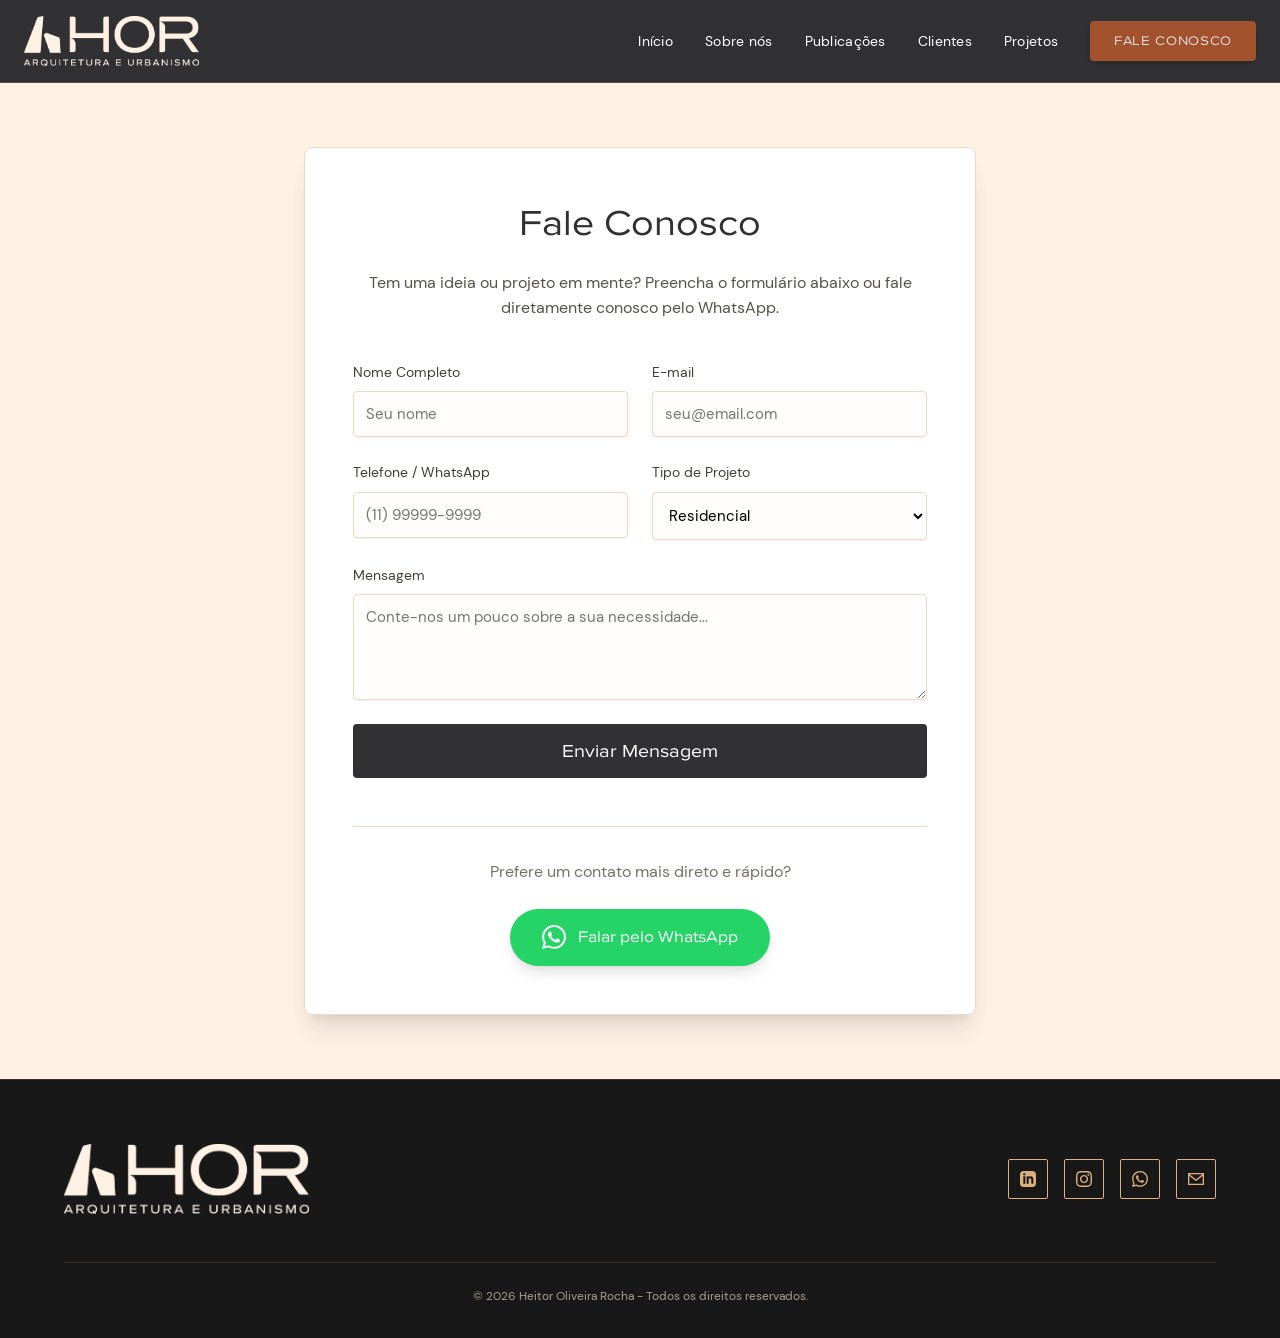
<file: fale-conosco.html>
<!doctype html>
<html lang="pt-BR">
  <head>
    <meta charset="UTF-8" />
    <meta name="viewport" content="width=device-width, initial-scale=1.0" />
    <title>Fale Conosco - Heitor Rocha Arquitetura</title>
    <link rel="stylesheet" href="style.css" />
    <link
      href="https://fonts.googleapis.com/css2?family=Inter:wght@300;400;500;600&family=Playfair+Display:ital,wght@0,400;0,600;0,700;1,400&display=swap"
      rel="stylesheet"
    />
  </head>
  <body class="bg-light">
    <header class="site-header">
      <div class="site-header-container">
        <a href="index.html" class="site-logo">
          <span class="site-logo-text"
            ><img src="./heitor/Logotipos/Creme - Logo 4.png" alt=""
          /></span>
        </a>
        <nav class="main-nav">
          <a href="index.html" class="nav-link">Início</a>
          <a href="sobre.html" class="nav-link">Sobre nós</a>
          <a href="publicacoes.html" class="nav-link">Publicações</a>
          <a href="clientes.html" class="nav-link">Clientes</a>
          <a href="projetos.html" class="nav-link">Projetos</a>
          <a href="fale-conosco.html" class="nav-btn current-page"
            >Fale Conosco</a
          >
        </nav>

        <button
          id="mobile-menu-btn"
          class="mobile-menu-btn"
          aria-label="Abrir menu"
        >
          <svg fill="none" stroke="currentColor" viewBox="0 0 24 24">
            <path
              stroke-linecap="round"
              stroke-linejoin="round"
              stroke-width="2"
              d="M4 6h16M4 12h16M4 18h16"
            ></path>
          </svg>
        </button>
      </div>

      <div id="mobile-menu" class="mobile-menu">
        <div class="mobile-menu-links">
          <a href="index.html" class="mobile-link">Início</a>
          <a href="sobre.html" class="mobile-link">Sobre nós</a>
          <a href="publicacoes.html" class="mobile-link">Publicações</a>
          <a href="clientes.html" class="mobile-link">Clientes</a>
          <a href="projetos.html" class="mobile-link">Projetos</a>
          <a href="fale-conosco.html" class="mobile-link mobile-link-btn"
            >Fale Conosco</a
          >
        </div>
      </div>
    </header>

    <main class="site-main centered-layout">
      <section class="contact-section">
        <div class="container-form">
          <div class="contact-card">
            <h1 class="contact-card-title">Fale Conosco</h1>
            <p class="contact-card-desc">
              Tem uma ideia ou projeto em mente? Preencha o formulário abaixo ou
              fale diretamente conosco pelo WhatsApp.
            </p>

            <form
              class="contact-form"
              action="#"
              method="POST"
              onsubmit="
                event.preventDefault();
                alert(
                  'Mensagem enviada com sucesso! Entraremos em contato em breve.',
                );
                this.reset();
              "
            >
              <div class="form-row">
                <div class="form-group">
                  <label class="form-label">Nome Completo</label>
                  <input
                    type="text"
                    required
                    placeholder="Seu nome"
                    class="form-input"
                  />
                </div>
                <div class="form-group">
                  <label class="form-label">E-mail</label>
                  <input
                    type="email"
                    required
                    placeholder="seu@email.com"
                    class="form-input"
                  />
                </div>
              </div>

              <div class="form-row">
                <div class="form-group">
                  <label class="form-label">Telefone / WhatsApp</label>
                  <input
                    type="tel"
                    placeholder="(11) 99999-9999"
                    class="form-input"
                  />
                </div>
                <div class="form-group">
                  <label class="form-label">Tipo de Projeto</label>
                  <select class="form-input">
                    <option value="residencial">Residencial</option>
                    <option value="corporativo">Corporativo</option>
                    <option value="outro">Outro</option>
                  </select>
                </div>
              </div>

              <div class="form-group">
                <label class="form-label">Mensagem</label>
                <textarea
                  rows="4"
                  required
                  placeholder="Conte-nos um pouco sobre a sua necessidade..."
                  class="form-textarea"
                ></textarea>
              </div>

              <button type="submit" class="form-submit-btn">
                Enviar Mensagem
              </button>
            </form>

            <div class="contact-whatsapp-block">
              <p class="contact-whatsapp-text">
                Prefere um contato mais direto e rápido?
              </p>
              <a
                href="https://wa.me/5511999999999"
                target="_blank"
                rel="noopener noreferrer"
                class="btn-whatsapp"
              >
                <svg viewBox="0 0 24 24">
                  <path
                    d="M.057 24l1.687-6.163c-1.041-1.804-1.588-3.849-1.587-5.946.003-6.556 5.338-11.891 11.893-11.891 3.181.001 6.167 1.24 8.413 3.488 2.245 2.248 3.481 5.236 3.48 8.414-.003 6.557-5.338 11.892-11.893 11.892-1.99-.001-3.951-.5-5.688-1.448l-6.305 1.654zm6.597-3.807c1.676.995 3.276 1.591 5.392 1.592 5.448 0 9.886-4.434 9.889-9.885.002-5.462-4.415-9.89-9.881-9.892-5.452 0-9.887 4.434-9.889 9.884-.001 2.225.651 3.891 1.746 5.634l-.999 3.648 3.742-.981zm11.387-5.464c-.074-.124-.272-.198-.57-.347-.297-.149-1.758-.868-2.031-.967-.272-.099-.47-.149-.669.149-.198.297-.768.967-.941 1.165-.173.198-.347.223-.644.074-.297-.149-1.255-.462-2.39-1.475-.88-.788-1.48-1.761-1.653-2.059-.173-.297-.018-.458.13-.606.134-.133.297-.347.446-.521.151-.172.2-.296.3-.495.099-.198.05-.372-.025-.521-.075-.148-.669-1.611-.916-2.206-.242-.579-.487-.501-.669-.51l-.57-.01c-.198 0-.52.074-.792.372s-1.04 1.016-1.04 2.479 1.065 2.876 1.213 3.074c.149.198 2.095 3.2 5.076 4.487.709.306 1.263.489 1.694.626.712.226 1.36.194 1.872.118.571-.085 1.758-.719 2.006-1.413.248-.695.248-1.29.173-1.414z"
                  />
                </svg>
                Falar pelo WhatsApp
              </a>
            </div>
          </div>
        </div>
      </section>
    </main>

    <footer class="site-footer">
      <div class="footer-container">
        <div class="footer-row">
          <div class="footer-brand">
            <img src="./heitor/Logotipos/Creme - Logo 4.png" alt="" />
          </div>

          <div class="footer-social-list">
            <a href="#" aria-label="LinkedIn" class="social-link">
              <svg viewBox="0 0 24 24">
                <path
                  d="M19 0h-14c-2.761 0-5 2.239-5 5v14c0 2.761 2.239 5 5 5h14c2.762 0 5-2.239 5-5v-14c0-2.761-2.238-5-5-5zm-11 19h-3v-11h3v11zm-1.5-12.268c-.966 0-1.75-.79-1.75-1.764s.784-1.764 1.75-1.764 1.75.79 1.75 1.764-.783 1.764-1.75 1.764zm13.5 12.268h-3v-5.604c0-3.368-4-3.113-4 0v5.604h-3v-11h3v1.765c1.396-2.586 7-2.777 7 2.476v6.759z"
                />
              </svg>
            </a>
            <a href="#" aria-label="Instagram" class="social-link">
              <svg viewBox="0 0 24 24">
                <path
                  d="M12 2.163c3.204 0 3.584.012 4.85.07 3.252.148 4.771 1.691 4.919 4.919.058 1.265.069 1.645.069 4.849 0 3.205-.012 3.584-.069 4.849-.149 3.225-1.664 4.771-4.919 4.919-1.266.058-1.644.07-4.85.07-3.204 0-3.584-.012-4.849-.07-3.26-.149-4.771-1.699-4.919-4.92-.058-1.265-.07-1.644-.07-4.849 0-3.204.013-3.583.07-4.849.149-3.227 1.664-4.771 4.919-4.919 1.266-.057 1.645-.069 4.849-.069zm0-2.163c-3.259 0-3.667.014-4.947.072-4.358.2-6.78 2.618-6.98 6.98-.059 1.281-.073 1.689-.073 4.948 0 3.259.014 3.668.072 4.948.2 4.358 2.618 6.78 6.98 6.98 1.281.058 1.689.072 4.948.072 3.259 0 3.668-.014 4.948-.072 4.354-.2 6.782-2.618 6.979-6.98.059-1.28.073-1.689.073-4.948 0-3.259-.014-3.667-.072-4.947-.196-4.354-2.617-6.78-6.979-6.98-1.281-.059-1.69-.073-4.949-.073zm0 5.838c-3.403 0-6.162 2.759-6.162 6.162s2.759 6.163 6.162 6.163 6.162-2.759 6.162-6.163c0-3.403-2.759-6.162-6.162-6.162zm0 10.162c-2.209 0-4-1.79-4-4 0-2.209 1.791-4 4-4s4 1.791 4 4c0 2.21-1.791 4-4 4zm6.406-11.845c-.796 0-1.441.645-1.441 1.44s.645 1.44 1.441 1.44c.795 0 1.439-.645 1.439-1.44s-.644-1.44-1.439-1.44z"
                />
              </svg>
            </a>
            <a href="#" aria-label="WhatsApp" class="social-link">
              <svg viewBox="0 0 24 24">
                <path
                  d="M.057 24l1.687-6.163c-1.041-1.804-1.588-3.849-1.587-5.946.003-6.556 5.338-11.891 11.893-11.891 3.181.001 6.167 1.24 8.413 3.488 2.245 2.248 3.481 5.236 3.48 8.414-.003 6.557-5.338 11.892-11.893 11.892-1.99-.001-3.951-.5-5.688-1.448l-6.305 1.654zm6.597-3.807c1.676.995 3.276 1.591 5.392 1.592 5.448 0 9.886-4.434 9.889-9.885.002-5.462-4.415-9.89-9.881-9.892-5.452 0-9.887 4.434-9.889 9.884-.001 2.225.651 3.891 1.746 5.634l-.999 3.648 3.742-.981zm11.387-5.464c-.074-.124-.272-.198-.57-.347-.297-.149-1.758-.868-2.031-.967-.272-.099-.47-.149-.669.149-.198.297-.768.967-.941 1.165-.173.198-.347.223-.644.074-.297-.149-1.255-.462-2.39-1.475-.88-.788-1.48-1.761-1.653-2.059-.173-.297-.018-.458.13-.606.134-.133.297-.347.446-.521.151-.172.2-.296.3-.495.099-.198.05-.372-.025-.521-.075-.148-.669-1.611-.916-2.206-.242-.579-.487-.501-.669-.51l-.57-.01c-.198 0-.52.074-.792.372s-1.04 1.016-1.04 2.479 1.065 2.876 1.213 3.074c.149.198 2.095 3.2 5.076 4.487.709.306 1.263.489 1.694.626.712.226 1.36.194 1.872.118.571-.085 1.758-.719 2.006-1.413.248-.695.248-1.29.173-1.414z"
                />
              </svg>
            </a>
            <a href="#" aria-label="Email" class="social-link">
              <svg viewBox="0 0 24 24">
                <path
                  d="M0 3v18h24v-18h-24zm21.518 2l-9.518 7.713-9.518-7.713h19.036zm-19.518 14v-11.817l10 8.104 10-8.104v11.817h-20z"
                />
              </svg>
            </a>
          </div>
        </div>

        <div class="footer-copyright">
          © 2026 Heitor Oliveira Rocha - Todos os direitos reservados.
        </div>
      </div>
    </footer>

    <script src="script.js"></script>
  </body>
</html>
</file>
<file: style.css>
@font-face {
  font-family: "Proxima Nova Wide";
  src: url("./Fontes/Wide/Proxima Nova Wide Regular.otf") format("opentype");
  font-weight: 700;
  font-style: normal;
}

@font-face {
  font-family: "DM Sans";
  src: url("./Fontes/DMSans/DMSans-Regular.ttf") format("truetype");
  font-weight: 400;
  font-style: normal;
}

:root {
  --color-olive: #83844f;
  --color-olive-dark: #565734;
  --color-olive-deep: #363821;

  --color-terracotta: #b7582e;
  --color-terracotta-dark: #803d1e;
  --color-terracotta-deep: #4c2210;

  --color-petroleum: #2a5c84;
  --color-petroleum-dark: #1b3d58;
  --color-petroleum-deep: #102434;

  --color-sand: #dcaf7e;
  --color-sand-dark: #8f6e4d;
  --color-sand-light: #faebd9;

  --color-cream: #fff2e5;
  --color-cream-border: #ebd8c5;

  --color-charcoal: #313133;
  --color-charcoal-dark: #181819;
  --color-charcoal-light: #444447;

  --color-brand-accent: var(--color-terracotta);
  --color-brand-accent-hover: var(--color-terracotta-dark);
  --color-brand-secondary: var(--color-olive);
  --color-brand-secondary-hover: var(--color-olive-dark);

  --color-copper: var(--color-sand);
  --color-black: var(--color-charcoal);
  --color-white: #ffffff;

  --color-gray-50: var(--color-cream);
  --color-gray-100: #f6ece1;
  --color-gray-200: #e9decf;
  --color-gray-300: #d8cbbe;
  --color-gray-400: #a99d91;
  --color-gray-500: #786f66;
  --color-gray-600: #58514a;
  --color-gray-700: #423d38;
  --color-gray-800: #2b2825;
  --color-gray-900: var(--color-charcoal);

  --font-heading-btn:
    "Proxima Nova Wide", "Playfair Display", Georgia, sans-serif;
  --font-base: "DM Sans", "Inter", -apple-system, sans-serif;
  --font-serif: "Playfair Display", Georgia, serif;

  --shadow-sm: 0 1px 2px 0 rgba(0, 0, 0, 0.05);
  --shadow-md:
    0 4px 6px -1px rgba(0, 0, 0, 0.1), 0 2px 4px -1px rgba(0, 0, 0, 0.06);
  --shadow-lg:
    0 10px 15px -3px rgba(0, 0, 0, 0.1), 0 4px 6px -2px rgba(0, 0, 0, 0.05);
  --shadow-xl:
    0 20px 25px -5px rgba(0, 0, 0, 0.1), 0 10px 10px -5px rgba(0, 0, 0, 0.04);
  --shadow-2xl: 0 25px 50px -12px rgba(0, 0, 0, 0.25);

  --radius-sm: 2px;
  --radius-md: 4px;
  --radius-lg: 8px;
  --radius-full: 9999px;
}

*,
*::before,
*::after {
  box-sizing: border-box;
  margin: 0;
  padding: 0;
}

html {
  scroll-behavior: smooth;
}

body {
  font-family: var(--font-base);
  background-color: var(--color-cream);
  color: var(--color-gray-900);
  line-height: 1.6;
  -webkit-font-smoothing: antialiased;
  min-height: 100vh;
  display: flex;
  flex-direction: column;
}

body.bg-light {
  background-color: var(--color-gray-50);
}

img {
  max-width: 100%;
  height: auto;
  display: block;
}

a {
  text-decoration: none;
  color: inherit;
}

button {
  font-family: var(--font-heading-btn);
  cursor: pointer;
  border: none;
  background: none;
}

h1,
.hero-title,
.vision-title,
.featured-projects-heading,
.owner-badge-title,
.page-hero-title,
.article-title,
.contact-card-title,
.page-title-center {
  font-family: var(--font-heading-btn);
}

.nav-btn,
.hero-cta-btn,
.btn-black,
.cta-outline-btn,
.form-submit-btn,
.btn-whatsapp {
  font-family: var(--font-heading-btn);
}

.site-main {
  flex-grow: 1;
}

.site-main.centered-layout {
  display: flex;
  align-items: center;
}

.container {
  width: 100%;
  max-width: 1200px;
  margin-left: auto;
  margin-right: auto;
  padding-left: 1.5rem;
  padding-right: 1.5rem;
}

.container-narrow {
  width: 100%;
  max-width: 850px;
  margin-left: auto;
  margin-right: auto;
  padding-left: 1.5rem;
  padding-right: 1.5rem;
}

.container-form {
  width: 100%;
  max-width: 720px;
  margin-left: auto;
  margin-right: auto;
  padding-left: 1.5rem;
  padding-right: 1.5rem;
}

.site-header {
  background-color: var(--color-black);
  color: var(--color-white);
  position: sticky;
  top: 0;
  z-index: 50;
  border-bottom: 1px solid rgba(220, 175, 126, 0.2);
}

.site-header-container {
  width: 100%;
  max-width: 1750px;
  margin: 0 auto;
  padding: 1rem 1.5rem;
  display: flex;
  justify-content: space-between;
  align-items: center;
}

.site-logo {
  display: flex;
  align-items: center;
  text-decoration: none;
}

.site-logo-text {
  font-family: var(--font-heading-btn);
  font-size: 1.5rem;
  font-weight: 700;
  color: var(--color-white);
  letter-spacing: 0.15em;
  display: flex;
  align-items: center;
}

.site-logo-text img {
  letter-spacing: 0.15em;
  height: 50px;
}

.main-nav {
  display: flex;
  align-items: center;
  gap: 2rem;
  font-size: 0.875rem;
  font-weight: 500;
}

.nav-link {
  color: var(--color-white);
  transition: color 0.2s ease;
  text-decoration: none;
  letter-spacing: 0.02em;
}

.nav-link:hover {
  color: var(--color-sand);
}

.nav-link.active {
  color: var(--color-sand);
  font-weight: 600;
}

.nav-btn {
  background-color: var(--color-brand-accent);
  color: var(--color-white);
  padding: 0.6rem 1.5rem;
  border-radius: var(--radius-md);
  font-weight: 700;
  text-transform: uppercase;
  letter-spacing: 0.05em;
  font-size: 0.8125rem;
  transition:
    background-color 0.2s ease,
    box-shadow 0.2s ease,
    transform 0.2s ease;
  box-shadow: var(--shadow-md);
  text-decoration: none;
  display: inline-block;
}

.nav-btn:hover {
  background-color: var(--color-brand-accent-hover);
  transform: translateY(-1px);
}

.nav-btn.current-page {
  pointer-events: none;
  opacity: 0.85;
}

.mobile-menu-btn {
  display: none;
  color: var(--color-white);
  background: transparent;
  padding: 0.5rem;
  border: none;
  cursor: pointer;
}

.mobile-menu-btn svg {
  width: 1.5rem;
  height: 1.5rem;
  stroke: var(--color-white);
}

.mobile-menu {
  display: none;
  background-color: var(--color-charcoal-dark);
  padding: 0 1.5rem 1.25rem 1.5rem;
  border-top: 1px solid rgba(220, 175, 126, 0.2);
}

.mobile-menu.active {
  display: block;
}

.mobile-menu-links {
  display: flex;
  flex-direction: column;
  gap: 0.25rem;
  margin-top: 0.5rem;
}

.mobile-link {
  display: block;
  padding: 0.75rem 0;
  color: var(--color-white);
  border-bottom: 1px solid rgba(255, 255, 255, 0.08);
  text-decoration: none;
  font-size: 0.9375rem;
  transition: color 0.2s ease;
}

.mobile-link:hover,
.mobile-link.active {
  color: var(--color-sand);
}

.mobile-link.mobile-link-btn {
  color: var(--color-sand);
  font-weight: 700;
  border-bottom: none;
  padding-top: 1rem;
}

@media (max-width: 768px) {
  .main-nav {
    display: none;
  }
  .mobile-menu-btn {
    display: block;
  }
}

@media (min-width: 769px) {
  .main-nav {
    display: flex !important;
  }
  .mobile-menu-btn {
    display: none !important;
  }
  .mobile-menu {
    display: none !important;
  }
}

.site-footer {
  background-color: var(--color-charcoal-dark);
  color: var(--color-white);
  padding-top: 4rem;
  padding-bottom: 2rem;
  border-top: 1px solid var(--color-charcoal);
  margin-top: auto;
}

.footer-container {
  width: 100%;
  max-width: 1200px;
  margin: 0 auto;
  padding: 0 1.5rem;
}

.footer-row {
  display: flex;
  flex-direction: column;
  justify-content: space-between;
  align-items: center;
  gap: 2rem;
  margin-bottom: 3rem;
}

.footer-brand {
  display: flex;
  flex-direction: column;
  align-items: center;
}
.footer-brand img {
  height: 70px;
}

.footer-brand-logo {
  font-family: var(--font-heading-btn);
  font-size: 1.875rem;
  font-weight: 700;
  letter-spacing: 0.15em;
  line-height: 1;
  margin-bottom: 0.25rem;
}

.footer-brand-subtitle {
  font-size: 0.65rem;
  text-transform: uppercase;
  letter-spacing: 0.15em;
  color: var(--color-sand);
}

.footer-address {
  text-align: center;
  font-size: 0.875rem;
  color: var(--color-gray-400);
  font-weight: 300;
}

.footer-social-list {
  display: flex;
  gap: 1rem;
}

.social-link {
  width: 2.5rem;
  height: 2.5rem;
  display: flex;
  align-items: center;
  justify-content: center;
  border: 1px solid var(--color-sand);
  color: var(--color-sand);
  border-radius: var(--radius-sm);
  transition: all 0.2s ease;
  text-decoration: none;
}

.social-link svg {
  width: 1rem;
  height: 1rem;
  fill: currentColor;
}

.social-link:hover {
  background-color: var(--color-terracotta);
  border-color: var(--color-terracotta);
  color: var(--color-white);
}

.footer-copyright {
  text-align: center;
  font-size: 0.75rem;
  color: var(--color-gray-400);
  font-weight: 300;
  border-top: 1px solid rgba(220, 175, 126, 0.15);
  padding-top: 1.5rem;
}

@media (min-width: 768px) {
  .footer-row {
    flex-direction: row;
  }
  .footer-brand {
    align-items: flex-start;
  }
}

.hero-section {
  position: relative;
  height: 100vh;
  min-height: 520px;
  display: flex;
  align-items: center;
  justify-content: center;
  overflow: hidden;
  background-color: var(--color-black);
}

.hero-slide {
  filter: blur(1.5px);
  position: absolute;
  inset: 0;
  width: 100%;
  height: 100%;
  object-fit: cover;
  opacity: 0;
  transition: opacity 1s ease-in-out;
  pointer-events: none;
}

.hero-slide.active {
  opacity: 0.6;
}

.hero-content {
  position: relative;
  z-index: 10;
  text-align: center;
  padding: 1rem;
  max-width: 900px;
}

.hero-title {
  font-size: 2.5rem;
  font-weight: 700;
  color: var(--color-white);
  margin-bottom: 1.5rem;
  text-shadow: 0 4px 8px rgba(0, 0, 0, 0.5);
  line-height: 1.2;
}

.hero-subtitle {
  font-size: 1.125rem;
  color: var(--color-gray-200);
  margin-bottom: 2rem;
  text-shadow: 0 2px 4px rgba(0, 0, 0, 0.4);
}

.hero-cta-btn {
  display: inline-block;
  background-color: var(--color-brand-accent);
  color: var(--color-white);
  padding: 0.85rem 2.25rem;
  border-radius: var(--radius-md);
  font-size: 1.125rem;
  font-weight: 500;
  transition:
    background-color 0.2s ease,
    transform 0.2s ease;
  box-shadow: var(--shadow-lg);
  text-decoration: none;
}

.hero-cta-btn:hover {
  background-color: var(--color-brand-accent-hover);
  transform: translateY(-2px);
}

@media (min-width: 768px) {
  .hero-title {
    font-size: 3.75rem;
  }
  .hero-subtitle {
    font-size: 1.25rem;
  }
}

.vision-section {
  padding: 22.5rem 1.5rem;
  text-align: center;
  max-width: 800px;
  margin: 0 auto;
}

.vision-title {
  font-size: 2rem;
  color: var(--color-black);
  margin-bottom: 1.5rem;
}

.vision-text {
  color: var(--color-gray-600);
  font-size: 1.125rem;
  line-height: 1.8;
}
.featured-projects-section {
  position: relative;
  padding: 8.5rem 0;
  background-color: var(--color-black);
  overflow: hidden;
}

.featured-projects-section::before {
  content: "";
  position: absolute;
  inset: 0;
  background-image: url("./heitor/Patterns/Prancheta 4.png");
  background-size: 102%;
  background-position: center;
  filter: blur(8px);
  opacity: 0.8;
  z-index: 0;
}

.featured-projects-heading,
.featured-projects-grid {
  position: relative;
  z-index: 10;
}

.featured-projects-heading {
  font-size: 3rem;
  color: var(--color-black);
  text-align: center;
  margin-bottom: 3rem;
}

.featured-projects-grid {
  display: grid;
  grid-template-columns: 1fr;
  gap: 2rem;
}

@media (min-width: 768px) {
  .featured-projects-grid {
    grid-template-columns: repeat(2, 1fr);
    gap: 3rem;
  }
}

@media (min-width: 1024px) {
  .featured-projects-grid {
    grid-template-columns: repeat(3, 1fr);
    gap: 4rem;
  }
}
.featured-projects-heading {
  font-size: 3rem;
  color: var(--color-cream);
  text-align: center;
  margin-bottom: 3rem;
}

.featured-projects-grid {
  display: grid;
  grid-template-columns: 1fr;
  gap: 2rem;
}

@media (min-width: 768px) {
  .featured-projects-grid {
    grid-template-columns: repeat(2, 1fr);
  }
}

@media (min-width: 1024px) {
  .featured-projects-grid {
    grid-template-columns: repeat(3, 1fr);
  }
}

.project-card {
  position: relative;
  height: 590px;

  overflow: hidden;
  border-radius: var(--radius-lg);
  background-color: var(--color-black);
  box-shadow: var(--shadow-md);
  border: 1px solid var(--color-cream-border);
  transition:
    transform 0.3s ease,
    box-shadow 0.3s ease;
  cursor: pointer;
}

.project-card:hover {
  transform: translateY(-4px);
  box-shadow: var(--shadow-xl);
}

.project-card-thumb {
  position: absolute;
  inset: 0;
  width: 100%;
  height: 100%;
  overflow: hidden;
}

.project-card-img {
  width: 100%;
  height: 100%;
  object-fit: cover;
  position: absolute;
  inset: 0;
  filter: grayscale(100%);
  transition:
    filter 0.4s ease-in-out,
    transform 0.6s ease-in-out;
}

.project-card::after {
  content: "";
  position: absolute;
  inset: 0;
  z-index: 1;
  pointer-events: none;
  background: linear-gradient(
    to top,
    rgba(0, 0, 0, 0.7) 0%,
    rgba(0, 0, 0, 0.25) 45%,
    rgba(0, 0, 0, 0) 75%
  );
}

.project-card:hover .project-card-img {
  filter: grayscale(0%);
  transform: scale(1.05);
}

.project-card-info {
  position: absolute;
  z-index: 2;
  left: 0;
  right: 0;
  bottom: 0;
  padding: 1.4rem 1.5rem;

  background: rgba(25, 25, 25, 0.42);
  backdrop-filter: blur(12px);
  -webkit-backdrop-filter: blur(12px);

  border-top: 1px solid rgba(255, 255, 255, 0.2);
  text-align: center;
  color: var(--color-white);
}

.project-card-name {
  font-size: 1.35rem;
  font-weight: 700;
  margin-bottom: 0.4rem;
  color: var(--color-white);
}

.project-card-type {
  color: rgba(255, 255, 255, 0.78);
  margin-bottom: 0.9rem;
  font-size: 0.8rem;
  text-transform: uppercase;
  letter-spacing: 0.08em;
}

.project-card-btn {
  color: var(--color-white);
  font-weight: 600;
  text-decoration: none;
  font-size: 0.9375rem;
  border-bottom: 1px solid rgba(255, 255, 255, 0.7);
  padding-bottom: 3px;
  transition:
    color 0.2s ease,
    border-color 0.2s ease;
}

.project-card-btn:hover {
  color: var(--color-brand-accent);
  border-color: var(--color-brand-accent);
}

.featured-projects-action {
  position: relative;
  z-index: 10;
  text-align: center;
  margin-top: 3rem;
}

.btn-black {
  position: relative;
  z-index: 11;
  display: inline-block;
  background-color: var(--color-cream);
  color: var(--color-black);
  font-weight: 700;
  padding: 1rem 2.5rem;
  border-radius: var(--radius-md);
  font-size: 1.125rem;
  transition:
    background-color 0.2s ease,
    transform 0.2s ease,
    border-color 0.2s ease;
  text-decoration: none;
  border: 1px solid var(--color-black);
}

.btn-black:hover {
  background-color: var(--color-brand-accent);
  border-color: var(--color-brand-accent);
  transform: translateY(-2px);
}

.owner-section {
  position: relative;
  background-color: var(--color-white);
  padding: 5rem 0;
  background-color: var(--color-cream);
}

.owner-bg-stripe {
  position: absolute;
  inset: 0;
  top: 15%;
  bottom: 15%;
  background-color: var(--color-black);
  background-image: url(./heitor/Patterns/Prancheta\ 4.png);
  background-size: 80%;
  z-index: 0;
}

@media (min-width: 768px) {
  .owner-bg-stripe {
    top: 25%;
    bottom: 20%;
  }
}

.owner-wrapper {
  position: relative;
  z-index: 10;
  max-width: 1150px;
  margin: 0 auto;
  padding: 0 1.5rem;
}

.owner-badge {
  margin-bottom: 2.5rem;
  text-align: center;
  background-color: var(--color-white);
  display: inline-block;
  padding: 1rem 2rem;
  box-shadow: var(--shadow-sm);
  border: 1px solid var(--color-cream-border);
  border-left: 5px solid var(--color-brand-accent);
  border-radius: var(--radius-sm);
}

@media (min-width: 768px) {
  .owner-badge {
    text-align: left;
    margin-bottom: 3rem;
  }
}

.owner-badge-lead {
  font-family: var(--font-heading-btn);
  font-size: 1.75rem;
  color: var(--color-black);
  line-height: 1.2;
}

.owner-badge-title {
  font-size: 2.25rem;
  font-weight: 700;
  color: var(--color-black);
  line-height: 1.2;
}

@media (min-width: 768px) {
  .owner-badge-lead {
    font-size: 2.25rem;
  }
  .owner-badge-title {
    font-size: 3rem;
  }
}

.owner-columns {
  display: flex;
  flex-direction: column;
  align-items: center;
  justify-content: center;
  gap: 2rem;
}

@media (min-width: 768px) {
  .owner-columns {
    flex-direction: row;
    gap: 3rem;
  }
}

.owner-media-col {
  width: 100%;
  display: flex;
  justify-content: center;
}

@media (min-width: 768px) {
  .owner-media-col {
    width: 50%;
    justify-content: flex-end;
  }
}

.owner-portrait {
  width: 85%;
  max-width: 380px;
  aspect-ratio: 3 / 4;
  object-fit: cover;
  box-shadow: var(--shadow-2xl);
}

@media (min-width: 768px) {
  .owner-portrait {
    width: 90%;
    max-width: 440px;
  }
}

.owner-text-col {
  width: 100%;
  display: flex;
  justify-content: center;
}

@media (min-width: 768px) {
  .owner-text-col {
    width: 50%;
    justify-content: flex-start;
  }
}

.owner-card {
  background-color: var(--color-white);
  padding: 2rem;
  box-shadow: var(--shadow-xl);
  border: 1px solid var(--color-cream-border);
  width: 90%;
  max-width: 480px;
}

@media (min-width: 1024px) {
  .owner-card {
    padding: 3rem;
  }
}

.owner-bio-paragraph {
  margin-bottom: 1.5rem;
  color: var(--color-gray-700);
  font-size: 1rem;
  line-height: 1.7;
}

@media (min-width: 1024px) {
  .owner-bio-paragraph {
    font-size: 1.125rem;
  }
}

.owner-bio-callout {
  font-weight: 700;
  color: var(--color-brand-accent);
  font-style: italic;
  font-size: 1.25rem;
  padding-top: 0.5rem;
}

.cta-minimal-section {
  padding: 6rem 1.5rem;
  background-color: var(--color-black);
  background-image: url(./heitor/Patterns/Prancheta\ 4.png);
  backdrop-filter: blur(8px);
  background-size: 90%;
  background-position: center;
  text-align: center;
}

.cta-minimal-box {
  max-width: 600px;
  margin: 0 auto;
}

.cta-minimal-title {
  font-family: var(--font-heading-btn);
  font-size: 2rem;
  color: var(--color-black);
  margin-bottom: 1rem;
}

@media (min-width: 768px) {
  .cta-minimal-title {
    font-size: 2.5rem;
  }
}

.cta-minimal-text {
  color: var(--color-gray-600);
  font-size: 1.125rem;
  margin-bottom: 2rem;
}

.cta-outline-btn {
  display: inline-block;
  border: 2px solid var(--color-black);
  color: var(--color-black);
  padding: 0.85rem 2.5rem;
  font-weight: 600;
  text-transform: uppercase;
  letter-spacing: 0.1em;
  font-size: 0.875rem;
  transition: all 0.2s ease;
  border-radius: var(--radius-sm);
  text-decoration: none;
}

.cta-outline-btn:hover {
  background-color: var(--color-brand-accent);
  border-color: var(--color-brand-accent);
  color: var(--color-white);
}

.page-hero {
  position: relative;
  height: 50vh;
  min-height: 380px;
}

.page-hero-img {
  width: 100%;
  height: 100%;
  object-fit: cover;
}

.page-hero-overlay {
  position: absolute;
  inset: 0;
  background-color: rgba(0, 0, 0, 0.4);
}

.page-hero-title-wrap {
  position: absolute;
  bottom: 3rem;
  left: 2rem;
}

@media (min-width: 768px) {
  .page-hero-title-wrap {
    left: 6rem;
  }
}

.page-hero-title {
  font-size: 2.5rem;
  color: var(--color-white);
  font-weight: 700;
  text-shadow: 0 2px 4px rgba(0, 0, 0, 0.5);
}

@media (min-width: 768px) {
  .page-hero-title {
    font-size: 3.5rem;
  }
}

.about-content-section {
  padding: 5rem 0;
  overflow: hidden;
}

.about-heading {
  font-size: 2rem;
  font-weight: 700;
  margin-bottom: 4rem;
  color: var(--color-black);
}

.about-row {
  display: flex;
  flex-direction: column;
  align-items: center;
  gap: 3rem;
  margin-bottom: 6rem;
}

@media (min-width: 768px) {
  .about-row {
    flex-direction: row;
    gap: 4rem;
  }
  .about-row.reverse-row {
    flex-direction: row-reverse;
  }
}

.about-media-col {
  width: 100%;
  position: relative;
}

@media (min-width: 768px) {
  .about-media-col {
    width: 50%;
  }
}

.about-photo {
  position: relative;
  z-index: 20;
  width: 100%;
  object-fit: cover;
  aspect-ratio: 4 / 3;
  border-radius: var(--radius-md);
  box-shadow: var(--shadow-lg);
}

.about-pattern-bg {
  position: absolute;
  inset: 0;
  margin: -2rem;
  background-image: radial-gradient(var(--color-sand) 1.5px, transparent 1.5px);
  background-size: 16px 16px;
  z-index: 0;
}

.shape-accent-blue {
  position: absolute;
  inset: -1rem;
  z-index: 10;
  opacity: 0.85;
  background-color: var(--color-petroleum);
  border-radius: 68% 32% 51% 49% / 46% 61% 39% 54%;
  filter: blur(20px);
}

.shape-accent-orange {
  position: absolute;
  inset: -1.5rem;
  z-index: 10;
  opacity: 0.85;
  background-color: var(--color-terracotta);
  border-radius: 38% 62% 63% 37% / 41% 44% 56% 59%;
  filter: blur(20px);
}

.about-text-col {
  width: 100%;
  position: relative;
  z-index: 20;
}

@media (min-width: 768px) {
  .about-text-col {
    width: 50%;
  }
}

.about-block-title {
  font-size: 1.5rem;
  font-weight: 700;
  margin-bottom: 1rem;
  color: var(--color-black);
}

.about-block-desc {
  color: var(--color-gray-600);
  margin-bottom: 1rem;
  line-height: 1.7;
}

.about-biography-block {
  position: relative;
  margin-top: 6rem;
  padding: 4.5rem 0;
  background-color: var(--color-black);
  background-image: url(./heitor/Patterns/Prancheta\ 3.png);
  backdrop-filter: blur(8px);
  background-size: 102%;
  background-position: center;
}

.about-biography-bg {
  position: absolute;
  inset: 0;
  background-image: radial-gradient(var(--color-sand) 1.5px, transparent 1.5px);
  background-size: 16px 16px;
  z-index: 0;
  height: 100%;
  width: 100%;
}

.about-biography-content {
  position: relative;
  z-index: 10;
  max-width: 850px;
  margin: 0 auto;
  padding: 3rem 1.5rem;
}

.about-biography-img {
  width: 100%;
  height: 320px;
  object-fit: cover;
  border-radius: var(--radius-md);
  box-shadow: var(--shadow-2xl);
  margin-bottom: 2rem;
  border: 1px solid var(--color-cream-border);
}

@media (min-width: 768px) {
  .about-biography-img {
    height: 400px;
  }
}

.about-biography-card {
  background-color: var(--color-white);
  padding: 2rem;
  border-radius: var(--radius-md);
  box-shadow: var(--shadow-md);
  color: var(--color-gray-700);
  line-height: 1.8;
  font-size: 1rem;
  border: 1px solid var(--color-cream-border);
  border-left: 5px solid var(--color-olive);
}

.page-section {
  padding: 4.5rem 0;
}

.page-title-center {
  font-size: 2.5rem;
  font-weight: 700;
  color: var(--color-black);
  margin-bottom: 3rem;
  text-align: center;
}

.publications-grid {
  display: grid;
  grid-template-columns: 1fr;
  gap: 2rem;
}

@media (min-width: 768px) {
  .publications-grid {
    grid-template-columns: repeat(2, 1fr);
  }
}

@media (min-width: 1024px) {
  .publications-grid {
    grid-template-columns: repeat(3, 1fr);
  }
}

.publication-card {
  background-color: var(--color-white);
  border-radius: var(--radius-lg);
  box-shadow: var(--shadow-sm);
  border: 1px solid var(--color-cream-border);
  overflow: hidden;
  transition:
    box-shadow 0.2s ease,
    transform 0.2s ease;
  display: flex;
  flex-direction: column;
}

.publication-card:hover {
  box-shadow: var(--shadow-md);
  transform: translateY(-2px);
}

.publication-thumb {
  width: 100%;
  height: 12rem;
  object-fit: cover;
}

.publication-body {
  padding: 1.5rem;
  display: flex;
  flex-direction: column;
  flex-grow: 1;
}

.publication-meta {
  font-size: 0.75rem;
  color: var(--color-olive);
  font-weight: 700;
  margin-bottom: 0.5rem;
  text-transform: uppercase;
  letter-spacing: 0.05em;
}

.publication-title {
  font-size: 1.25rem;
  font-weight: 700;
  margin-bottom: 0.75rem;
  color: var(--color-black);
}

.publication-excerpt {
  color: var(--color-gray-600);
  font-size: 0.875rem;
  margin-bottom: 1rem;
  flex-grow: 1;
}

.publication-link {
  color: var(--color-brand-accent);
  font-weight: 600;
  font-size: 0.875rem;
  margin-top: auto;
  display: inline-flex;
  align-items: center;
  gap: 0.25rem;
  text-decoration: none;
}

.publication-link:hover {
  color: var(--color-brand-accent-hover);
  text-decoration: underline;
}

.article-container {
  padding: 4.5rem 1.5rem;
  max-width: 780px;
  margin: 0 auto;
}

.article-back-link {
  color: var(--color-brand-accent);
  font-size: 0.875rem;
  font-weight: 500;
  margin-bottom: 1.5rem;
  display: inline-flex;
  align-items: center;
  gap: 0.5rem;
  text-decoration: none;
}

.article-back-link:hover {
  text-decoration: underline;
}

.article-meta {
  font-size: 0.75rem;
  color: var(--color-olive);
  font-weight: 700;
  margin-bottom: 1rem;
  text-transform: uppercase;
  letter-spacing: 0.05em;
  margin-top: 1rem;
}

.article-title {
  font-size: 2.25rem;
  font-weight: 700;
  color: var(--color-black);
  margin-bottom: 2rem;
  line-height: 1.25;
}

@media (min-width: 768px) {
  .article-title {
    font-size: 3rem;
  }
}

.article-featured-img {
  width: 100%;
  height: auto;
  border-radius: var(--radius-lg);
  margin-bottom: 3rem;
  box-shadow: var(--shadow-sm);
  object-fit: cover;
  max-height: 500px;
}

.article-prose {
  color: var(--color-gray-700);
  font-size: 1.125rem;
  line-height: 1.8;
}

.article-prose p {
  margin-bottom: 1.5rem;
}

.article-prose h3 {
  font-family: var(--font-heading-btn);
  font-size: 1.5rem;
  font-weight: 700;
  color: var(--color-black);
  margin-top: 2.5rem;
  margin-bottom: 1rem;
}

.article-prose blockquote {
  border-left: 4px solid var(--color-brand-accent);
  padding: 1rem 0 1rem 1.5rem;
  margin: 2rem 0;
  font-style: italic;
  font-size: 1.25rem;
  color: var(--color-gray-700);
  background-color: var(--color-cream);
  border-radius: 0 var(--radius-md) var(--radius-md) 0;
}

.article-share {
  margin-top: 4rem;
  padding-top: 2rem;
  border-top: 1px solid var(--color-cream-border);
}

.article-share-title {
  font-size: 1.125rem;
  font-weight: 700;
  color: var(--color-black);
  margin-bottom: 1rem;
}

.article-share-links {
  display: flex;
  gap: 1rem;
}

.share-btn {
  color: var(--color-gray-500);
  text-decoration: none;
  font-size: 0.9375rem;
  transition: color 0.2s ease;
}

.share-btn:hover {
  color: var(--color-brand-accent);
}

.testimonials-list {
  display: flex;
  flex-direction: column;
  gap: 2rem;
  max-width: 800px;
  margin: 0 auto;
}

.testimonial-card {
  background-color: var(--color-white);
  padding: 2rem;
  border-radius: var(--radius-lg);
  box-shadow: var(--shadow-md);
  border: 1px solid var(--color-cream-border);
  border-left-style: solid;
  border-left-width: 5px;
}

.testimonial-card.border-blue {
  border-left-color: var(--color-petroleum);
}

.testimonial-card.border-accent {
  border-left-color: var(--color-brand-accent);
}

.testimonial-text {
  color: var(--color-gray-600);
  font-style: italic;
  margin-bottom: 1rem;
  font-size: 1.0625rem;
  line-height: 1.7;
}

.testimonial-author-row {
  display: flex;
  align-items: center;
  gap: 1rem;
  margin-top: 1.5rem;
}

.author-avatar-initials {
  width: 3rem;
  height: 3rem;
  background-color: var(--color-sand-light);
  border-radius: var(--radius-full);
  display: flex;
  align-items: center;
  justify-content: center;
  color: var(--color-black);
  font-weight: 700;
}

.author-avatar-photo {
  width: 3rem;
  height: 3rem;
  border-radius: var(--radius-full);
  object-fit: cover;
}

.author-name {
  font-weight: 700;
  color: var(--color-black);
}

.author-project {
  font-size: 0.875rem;
  color: var(--color-gray-500);
}

.page-subtitle-center {
  text-align: center;
  color: var(--color-gray-600);
  font-size: 1.125rem;
  margin-bottom: 3rem;
  max-width: 700px;
  margin-left: auto;
  margin-right: auto;
}

.projects-filter-bar {
  display: flex;
  flex-wrap: wrap;
  justify-content: center;
  gap: 1rem;
  margin-bottom: 4rem;
}

.filter-btn {
  padding: 0.6rem 1.5rem;
  border-radius: var(--radius-md);
  font-weight: 500;
  font-size: 0.9375rem;
  transition: all 0.2s ease;
  border: 1px solid var(--color-cream-border);
  cursor: pointer;
  background-color: var(--color-white);
  color: var(--color-black);
}

.filter-btn:hover {
  background-color: var(--color-sand-light);
  border-color: var(--color-sand);
  color: var(--color-black);
}

.filter-btn.active {
  background-color: var(--color-black);
  color: var(--color-white);
  border-color: var(--color-black);
}

.projects-gallery-grid {
  display: grid;
  grid-template-columns: 1fr;
  gap: 2rem;
}

@media (min-width: 768px) {
  .projects-gallery-grid {
    grid-template-columns: repeat(2, 1fr);
  }
}

.project-gallery-item {
  overflow: hidden;
  border-radius: var(--radius-lg);
  box-shadow: var(--shadow-md);
  transition:
    opacity 0.3s ease,
    transform 0.3s ease,
    box-shadow 0.3s ease;
  cursor: pointer;
}

.project-gallery-item.is-hidden {
  display: none !important;
}

.project-gallery-media {
  position: relative;
  overflow: hidden;
  height: 20rem;
}

.project-gallery-img {
  width: 100%;
  height: 100%;
  object-fit: cover;
  filter: grayscale(100%);
  transition:
    filter 0.4s ease-in-out,
    transform 0.6s ease-in-out;
}

.project-gallery-item:hover .project-gallery-img {
  filter: grayscale(0%);
  transform: scale(1.05);
}

.project-badge {
  position: absolute;
  top: 1rem;
  left: 1rem;
  color: var(--color-white);
  font-size: 0.75rem;
  padding: 0.3rem 0.75rem;
  text-transform: uppercase;
  letter-spacing: 0.05em;
  border-radius: var(--radius-sm);
  font-weight: 600;
  z-index: 10;
}

.project-badge.badge-corp {
  background-color: rgba(42, 92, 132, 0.92);
}

.project-badge.badge-res {
  background-color: rgba(183, 88, 46, 0.92);
}

.project-card-gallery {
  position: relative;
  height: 367px;
  overflow: hidden;
  border-radius: var(--radius-lg);
  box-shadow: var(--shadow-md);
  border: 1px solid var(--color-cream-border);
  transition:
    transform 0.3s ease,
    box-shadow 0.3s ease;
  cursor: pointer;
}

.project-card-gallery:hover {
  transform: translateY(-4px);
  box-shadow: var(--shadow-xl);
}

.contact-section {
  width: 100%;
  padding: 4rem 0;
}

.contact-card {
  background-color: var(--color-white);
  padding: 2rem;
  border-radius: var(--radius-lg);
  box-shadow: var(--shadow-xl);
  border: 1px solid var(--color-cream-border);
}

@media (min-width: 768px) {
  .contact-card {
    padding: 3rem;
  }
}

.contact-card-title {
  font-size: 2.25rem;
  font-weight: 700;
  text-align: center;
  margin-bottom: 1rem;
  color: var(--color-black);
}

.contact-card-desc {
  text-align: center;
  color: var(--color-gray-600);
  margin-bottom: 2.5rem;
}

.contact-form {
  display: flex;
  flex-direction: column;
  gap: 1.5rem;
}

.form-group {
  display: flex;
  flex-direction: column;
}

.form-row {
  display: grid;
  grid-template-columns: 1fr;
  gap: 1.5rem;
}

@media (min-width: 768px) {
  .form-row {
    grid-template-columns: 1fr 1fr;
  }
}

.form-label {
  display: block;
  font-size: 0.875rem;
  font-weight: 500;
  color: var(--color-gray-700);
  margin-bottom: 0.5rem;
}

.form-input,
.form-textarea {
  width: 100%;
  border: 1px solid var(--color-cream-border);
  border-radius: var(--radius-md);
  box-shadow: var(--shadow-sm);
  padding: 0.75rem;
  font-family: inherit;
  font-size: 0.9375rem;
  outline: none;
  background-color: #fffdfb;
  transition:
    border-color 0.2s ease,
    box-shadow 0.2s ease;
}

.form-input:focus,
.form-textarea:focus {
  border-color: var(--color-brand-accent);
  box-shadow: 0 0 0 3px rgba(183, 88, 46, 0.2);
}

.form-submit-btn {
  width: 100%;
  background-color: var(--color-black);
  color: var(--color-white);
  font-weight: 700;
  padding: 1rem;
  border-radius: var(--radius-md);
  font-size: 1.125rem;
  transition:
    background-color 0.2s ease,
    transform 0.2s ease;
  border: none;
  cursor: pointer;
}

.form-submit-btn:hover {
  background-color: var(--color-brand-accent);
  transform: translateY(-1px);
}

.contact-whatsapp-block {
  margin-top: 3rem;
  text-align: center;
  border-top: 1px solid var(--color-cream-border);
  padding-top: 2rem;
}

.contact-whatsapp-text {
  color: var(--color-gray-500);
  margin-bottom: 1.5rem;
  font-weight: 500;
}

.btn-whatsapp {
  display: inline-flex;
  align-items: center;
  justify-content: center;
  gap: 0.75rem;
  background-color: #25d366;
  color: var(--color-white);
  font-weight: 700;
  padding: 1rem 2rem;
  border-radius: var(--radius-full);
  transition:
    background-color 0.2s ease,
    box-shadow 0.2s ease,
    transform 0.2s ease;
  box-shadow: var(--shadow-lg);
  text-decoration: none;
  width: 100%;
}

.btn-whatsapp:hover {
  background-color: #128c7e;
  box-shadow: var(--shadow-xl);
  transform: translateY(-1px);
}

.btn-whatsapp svg {
  width: 1.5rem;
  height: 1.5rem;
  fill: currentColor;
}

@media (min-width: 768px) {
  .btn-whatsapp {
    width: auto;
  }
}

/* ==========================================================================
   INCLUSÕES: ESTILOS DA SEÇÃO DE CLIENTES (CLIENTES.HTML) - DESIGN ÚNICO
   ========================================================================== */
.clients-section-wrapper {
  max-width: 1100px;
}

.clients-intro-header {
  text-align: center;
  max-width: 800px;
  margin: 0 auto 3rem auto;
}

.clients-main-title {
  font-family: var(--font-heading-btn);
  font-size: clamp(2.25rem, 4.5vw, 3.25rem);
  font-weight: 700;
  color: var(--color-black);
  line-height: 1.15;
  margin-bottom: 0.75rem;
}

.clients-intro-subtitle {
  font-size: 1.125rem;
  color: var(--color-gray-600);
  font-weight: 400;
  line-height: 1.7;
}

/* Barra de estatísticas / confiança no topo */
.clients-stats-strip {
  display: grid;
  grid-template-columns: repeat(auto-fit, minmax(200px, 1fr));
  gap: 1.25rem;
  margin-bottom: 3rem;
}

.client-stat-box {
  background-color: var(--color-white);
  border: 1px solid var(--color-cream-border);
  border-radius: var(--radius-md);
  padding: 1.25rem 1.5rem;
  text-align: center;
  box-shadow: var(--shadow-sm);
  transition:
    transform 0.2s ease,
    box-shadow 0.2s ease;
}

.client-stat-box:hover {
  transform: translateY(-2px);
  box-shadow: var(--shadow-md);
}

.client-stat-number {
  font-family: var(--font-heading-btn);
  font-size: 1.75rem;
  font-weight: 700;
  color: var(--color-black);
  line-height: 1;
  margin-bottom: 0.35rem;
}

.client-stat-label {
  font-size: 0.8125rem;
  color: var(--color-gray-500);
  text-transform: uppercase;
  letter-spacing: 0.06em;
  font-weight: 600;
}

/* Filtro de clientes */
.clients-filter-bar {
  display: flex;
  flex-wrap: wrap;
  justify-content: center;
  gap: 0.75rem;
  margin-bottom: 3rem;
}

.client-filter-btn {
  padding: 0.6rem 1.5rem;
  border-radius: var(--radius-full);
  font-weight: 600;
  font-size: 0.875rem;
  transition: all 0.2s ease;
  border: 1px solid var(--color-cream-border);
  cursor: pointer;
  background-color: var(--color-white);
  color: var(--color-black);
}

.client-filter-btn:hover {
  background-color: var(--color-sand-light);
  border-color: var(--color-sand);
}

.client-filter-btn.active {
  background-color: var(--color-black);
  color: var(--color-white);
  border-color: var(--color-black);
}

/* Lista e Card Único de Cliente */
.client-cards-list {
  display: flex;
  flex-direction: column;
  gap: 3rem;
}

.client-card-item {
  position: relative;
  display: grid;
  grid-template-columns: 1.35fr 1fr;
  background-color: var(--color-white);
  border-radius: 12px;
  border: 1px solid var(--color-cream-border);
  box-shadow: var(--shadow-md);
  overflow: hidden;
  transition:
    transform 0.3s cubic-bezier(0.16, 1, 0.3, 1),
    box-shadow 0.3s ease,
    border-color 0.3s ease;
}

.client-card-item:hover {
  transform: translateY(-4px);
  box-shadow: var(--shadow-xl);
}

.client-card-item.is-hidden {
  display: none !important;
}

/* Faixa de acento superior em cada card */
.client-card-accent-bar {
  position: absolute;
  top: 0;
  left: 0;
  right: 0;
  height: 4px;
  z-index: 5;
}

/* Variações de cor do acento */
.client-card-item.theme-petroleum {
  border-top: 4px solid var(--color-petroleum);
}
.client-card-item.theme-petroleum .client-card-accent-bar {
  background-color: var(--color-petroleum);
}
.client-card-item.theme-petroleum .client-quote-mark svg {
  color: var(--color-petroleum);
}
.client-card-item.theme-petroleum .client-avatar-img {
  border-color: var(--color-petroleum);
}
.client-card-item.theme-petroleum .client-project-badge {
  background-color: var(--color-petroleum);
}
.client-card-item.theme-petroleum .client-project-btn {
  background-color: var(--color-petroleum);
}
.client-card-item.theme-petroleum .client-project-btn:hover {
  background-color: var(--color-petroleum-dark);
}

.client-card-item.theme-olive {
  border-top: 4px solid var(--color-olive);
}
.client-card-item.theme-olive .client-card-accent-bar {
  background-color: var(--color-olive);
}
.client-card-item.theme-olive .client-quote-mark svg {
  color: var(--color-olive);
}
.client-card-item.theme-olive .client-avatar-img {
  border-color: var(--color-olive);
}
.client-card-item.theme-olive .client-project-badge {
  background-color: var(--color-olive);
}
.client-card-item.theme-olive .client-project-btn {
  background-color: var(--color-olive);
}
.client-card-item.theme-olive .client-project-btn:hover {
  background-color: var(--color-olive-dark);
}

.client-card-item.theme-terracotta {
  border-top: 4px solid var(--color-terracotta);
}
.client-card-item.theme-terracotta .client-card-accent-bar {
  background-color: var(--color-terracotta);
}
.client-card-item.theme-terracotta .client-quote-mark svg {
  color: var(--color-terracotta);
}
.client-card-item.theme-terracotta .client-avatar-img {
  border-color: var(--color-terracotta);
}
.client-card-item.theme-terracotta .client-project-badge {
  background-color: var(--color-terracotta);
}
.client-card-item.theme-terracotta .client-project-btn {
  background-color: var(--color-terracotta);
}
.client-card-item.theme-terracotta .client-project-btn:hover {
  background-color: var(--color-terracotta-dark);
}

.client-card-item.theme-sand {
  border-top: 4px solid var(--color-sand-dark);
}
.client-card-item.theme-sand .client-card-accent-bar {
  background-color: var(--color-sand-dark);
}
.client-card-item.theme-sand .client-quote-mark svg {
  color: var(--color-sand-dark);
}
.client-card-item.theme-sand .client-avatar-img {
  border-color: var(--color-sand-dark);
}
.client-card-item.theme-sand .client-project-badge {
  background-color: var(--color-sand-dark);
}
.client-card-item.theme-sand .client-project-btn {
  background-color: var(--color-sand-dark);
}
.client-card-item.theme-sand .client-project-btn:hover {
  background-color: var(--color-charcoal);
}

/* Lado Esquerdo: Depoimento & Autor */
.client-content-body {
  padding: 2.75rem 2.5rem;
  display: flex;
  flex-direction: column;
  justify-content: space-between;
  position: relative;
  z-index: 2;
}

.client-header-meta {
  display: flex;
  align-items: center;
  justify-content: space-between;
  margin-bottom: 1.25rem;
  flex-wrap: wrap;
  gap: 0.75rem;
}

.client-service-tag {
  display: inline-flex;
  align-items: center;
  gap: 0.4rem;
  font-size: 0.75rem;
  text-transform: uppercase;
  letter-spacing: 0.08em;
  font-weight: 700;
  color: var(--color-gray-600);
  background-color: var(--color-gray-100);
  padding: 0.3rem 0.75rem;
  border-radius: var(--radius-sm);
  border: 1px solid var(--color-cream-border);
}

.client-rating-stars {
  display: flex;
  gap: 0.2rem;
  color: #e59835;
}

.client-rating-stars svg {
  width: 0.95rem;
  height: 0.95rem;
  fill: currentColor;
}

.client-quote-wrap {
  position: relative;
  margin-bottom: 2rem;
}

.client-quote-mark {
  display: inline-block;
  opacity: 0.35;
  margin-bottom: 0.75rem;
}

.client-quote-mark svg {
  width: 2.25rem;
  height: 1.8rem;
  fill: currentColor;
}

.client-testimonial-quote {
  font-size: 1.0625rem;
  line-height: 1.8;
  color: var(--color-gray-800);
  font-style: italic;
  position: relative;
  z-index: 2;
}

.client-testimonial-quote strong {
  font-weight: 700;
  color: var(--color-black);
  font-style: normal;
}

/* Perfil do Cliente com Foto */
.client-profile-row {
  display: flex;
  align-items: center;
  gap: 1.25rem;
  padding-top: 1.5rem;
  border-top: 1px solid var(--color-cream-border);
  margin-top: auto;
}

.client-avatar-wrapper {
  position: relative;
  flex-shrink: 0;
}

.client-avatar-img {
  width: 4.5rem;
  height: 4.5rem;
  border-radius: var(--radius-full);
  object-fit: cover;
  box-shadow: var(--shadow-sm);
  border: 3px solid;
  transition: transform 0.3s ease;
}

.client-card-item:hover .client-avatar-img {
  transform: scale(1.04);
}

.client-verified-icon {
  position: absolute;
  bottom: 0;
  right: -2px;
  background-color: var(--color-white);
  border-radius: var(--radius-full);
  display: flex;
  align-items: center;
  justify-content: center;
  width: 1.35rem;
  height: 1.35rem;
  box-shadow: var(--shadow-sm);
  color: #10b981;
}

.client-verified-icon svg {
  width: 1rem;
  height: 1rem;
  fill: currentColor;
}

.client-info-col {
  display: flex;
  flex-direction: column;
}

.client-name {
  font-family: var(--font-heading-btn);
  font-size: 1.25rem;
  font-weight: 700;
  line-height: 1.2;
  color: var(--color-black);
  margin-bottom: 0.15rem;
}

.client-handle {
  font-size: 0.8125rem;
  font-weight: 500;
  color: var(--color-gray-500);
}

.client-role {
  font-size: 0.8125rem;
  font-weight: 600;
  color: var(--color-gray-700);
  margin-top: 0.2rem;
}

/* Lado Direito: Card Integrado do Projeto Realizado */
.client-project-side {
  background-color: #faf6f1;
  border-left: 1px solid var(--color-cream-border);
  padding: 2rem;
  display: flex;
  flex-direction: column;
  justify-content: space-between;
}

.client-project-box {
  background-color: var(--color-white);
  border: 1px solid var(--color-cream-border);
  border-radius: var(--radius-lg);
  overflow: hidden;
  box-shadow: var(--shadow-sm);
  display: flex;
  flex-direction: column;
  height: 100%;
  transition:
    transform 0.3s ease,
    box-shadow 0.3s ease;
}

.client-card-item:hover .client-project-box {
  box-shadow: var(--shadow-md);
}

.client-project-media-wrap {
  position: relative;
  height: 200px;
  overflow: hidden;
  background-color: var(--color-black);
}

.client-project-img {
  width: 100%;
  height: 100%;
  object-fit: cover;
  transition:
    transform 0.5s ease,
    filter 0.5s ease;
  filter: grayscale(20%);
}

.client-card-item:hover .client-project-img {
  transform: scale(1.06);
  filter: grayscale(0%);
}

.client-project-badge {
  position: absolute;
  top: 0.85rem;
  left: 0.85rem;
  color: var(--color-white);
  font-size: 0.7rem;
  font-weight: 700;
  text-transform: uppercase;
  letter-spacing: 0.08em;
  padding: 0.3rem 0.75rem;
  border-radius: var(--radius-full);
  z-index: 2;
  box-shadow: 0 2px 6px rgba(0, 0, 0, 0.2);
}

.client-project-details {
  padding: 1.5rem;
  display: flex;
  flex-direction: column;
  flex-grow: 1;
}

.client-project-overtitle {
  font-size: 0.7rem;
  text-transform: uppercase;
  letter-spacing: 0.1em;
  color: var(--color-olive);
  font-weight: 700;
  margin-bottom: 0.35rem;
}

.client-project-name {
  font-family: var(--font-heading-btn);
  font-size: 1.25rem;
  font-weight: 700;
  color: var(--color-black);
  margin-bottom: 0.5rem;
  line-height: 1.25;
}

.client-project-specs-list {
  display: flex;
  flex-direction: column;
  gap: 0.35rem;
  font-size: 0.8125rem;
  color: var(--color-gray-600);
  margin-bottom: 1.25rem;
}

.client-project-spec-item {
  display: flex;
  align-items: center;
  gap: 0.4rem;
}

.client-project-spec-item svg {
  width: 0.9rem;
  height: 0.9rem;
  color: var(--color-gray-400);
  flex-shrink: 0;
}

.client-project-btn {
  margin-top: auto;
  display: inline-flex;
  align-items: center;
  justify-content: center;
  gap: 0.5rem;
  width: 100%;
  padding: 0.75rem 1rem;
  border-radius: var(--radius-md);
  color: var(--color-white);
  font-weight: 700;
  font-size: 0.8125rem;
  text-transform: uppercase;
  letter-spacing: 0.06em;
  text-decoration: none;
  transition: all 0.2s ease;
  box-shadow: var(--shadow-sm);
}

.client-project-btn:hover {
  transform: translateY(-2px);
  box-shadow: var(--shadow-md);
}

.client-project-btn svg {
  width: 1rem;
  height: 1rem;
  transition: transform 0.2s ease;
}

.client-project-btn:hover svg {
  transform: translateX(4px);
}

/* Responsividade dos Cards */
@media (max-width: 900px) {
  .client-card-item {
    grid-template-columns: 1fr;
  }
  .client-content-body {
    padding: 2rem 1.75rem;
  }
  .client-project-side {
    border-left: none;
    border-top: 1px solid var(--color-cream-border);
    padding: 1.75rem;
  }
  .client-project-media-wrap {
    height: 220px;
  }
}

@media (max-width: 580px) {
  .client-content-body {
    padding: 1.75rem 1.25rem;
  }
  .client-project-side {
    padding: 1.25rem;
  }
  .client-profile-row {
    flex-direction: column;
    align-items: flex-start;
    gap: 0.75rem;
  }
  .client-stats-strip {
    grid-template-columns: 1fr;
  }
}

/* ==========================================================================
   INCLUSÕES: PÁGINAS DE POSTS DOS PROJETOS (PROJETO-1, 2, 3, 4.HTML)
   ========================================================================== */
.project-post-container {
  width: 100%;
  max-width: 1100px;
  margin: 0 auto;
  padding: 3rem 1.5rem 6rem;
}

.project-post-topbar {
  display: flex;
  justify-content: space-between;
  align-items: center;
  margin-bottom: 2rem;
  flex-wrap: wrap;
  gap: 1rem;
}

.project-back-link {
  display: inline-flex;
  align-items: center;
  gap: 0.5rem;
  color: var(--color-brand-accent);
  font-weight: 600;
  font-size: 0.9375rem;
  transition:
    color 0.2s ease,
    transform 0.2s ease;
}

.project-back-link:hover {
  color: var(--color-brand-accent-hover);
  transform: translateX(-3px);
}

.project-category-pill {
  display: inline-block;
  font-size: 0.75rem;
  font-weight: 700;
  text-transform: uppercase;
  letter-spacing: 0.08em;
  padding: 0.35rem 0.9rem;
  border-radius: var(--radius-full);
  color: var(--color-white);
}

.pill-corp {
  background-color: var(--color-petroleum);
}

.pill-res {
  background-color: var(--color-terracotta);
}

.project-header-block {
  margin-bottom: 3rem;
}

.project-meta-strip {
  display: flex;
  align-items: center;
  gap: 0.75rem;
  color: var(--color-olive);
  font-size: 0.875rem;
  font-weight: 700;
  text-transform: uppercase;
  letter-spacing: 0.06em;
  margin-bottom: 0.75rem;
}

.project-post-title {
  font-family: var(--font-heading-btn);
  font-size: clamp(2.25rem, 5vw, 3.5rem);
  font-weight: 700;
  color: var(--color-black);
  line-height: 1.15;
  margin-bottom: 1.25rem;
}

.project-post-lead {
  font-size: 1.2rem;
  line-height: 1.7;
  color: var(--color-gray-600);
  max-width: 850px;
}

/* Ficha Técnica Criativa (Bento Grid) */
.project-specs-bento {
  display: grid;
  grid-template-columns: repeat(auto-fit, minmax(220px, 1fr));
  gap: 1.25rem;
  margin-bottom: 3.5rem;
}

.project-spec-card {
  background-color: var(--color-white);
  border: 1px solid var(--color-cream-border);
  border-radius: var(--radius-md);
  padding: 1.25rem 1.5rem;
  box-shadow: var(--shadow-sm);
  border-top: 3px solid var(--color-sand);
  transition:
    transform 0.2s ease,
    border-top-color 0.2s ease;
}

.project-spec-card:hover {
  transform: translateY(-2px);
  border-top-color: var(--color-brand-accent);
}

.project-spec-label {
  font-size: 0.75rem;
  text-transform: uppercase;
  letter-spacing: 0.08em;
  color: var(--color-gray-500);
  margin-bottom: 0.35rem;
  font-weight: 600;
}

.project-spec-val {
  font-size: 1.0625rem;
  font-weight: 700;
  color: var(--color-black);
}

/* Hero Principal do Post */
.project-hero-frame {
  border-radius: 12px;
  overflow: hidden;
  box-shadow: var(--shadow-xl);
  border: 1px solid var(--color-cream-border);
  margin-bottom: 4rem;
  background-color: var(--color-white);
}

.project-hero-main-img {
  width: 100%;
  height: clamp(340px, 50vw, 540px);
  object-fit: cover;
  display: block;
}

.project-hero-legend {
  padding: 1rem 1.5rem;
  font-size: 0.875rem;
  color: var(--color-gray-500);
  display: flex;
  justify-content: space-between;
  align-items: center;
  border-top: 1px solid var(--color-cream-border);
  flex-wrap: wrap;
  gap: 0.5rem;
}

/* Seção Conceito & Narrativa */
.project-narrative-grid {
  display: grid;
  grid-template-columns: 1.6fr 1fr;
  gap: 3.5rem;
  margin-bottom: 4.5rem;
  align-items: start;
}

.project-story-col h2 {
  font-family: var(--font-heading-btn);
  font-size: 1.875rem;
  color: var(--color-black);
  margin-bottom: 1.25rem;
  line-height: 1.3;
}

.project-story-col p {
  font-size: 1.0625rem;
  line-height: 1.8;
  color: var(--color-gray-700);
  margin-bottom: 1.5rem;
}

.project-sidebar-box {
  display: flex;
  flex-direction: column;
  gap: 1.75rem;
}

.project-quote-card {
  background-color: var(--color-white);
  border: 1px solid var(--color-cream-border);
  border-left: 5px solid var(--color-terracotta);
  border-radius: var(--radius-lg);
  padding: 2rem;
  box-shadow: var(--shadow-sm);
}

.project-quote-card p {
  font-style: italic;
  font-size: 1.0625rem;
  line-height: 1.7;
  color: var(--color-gray-700);
  margin-bottom: 1rem;
}

.project-quote-author {
  font-size: 0.875rem;
  font-weight: 700;
  color: var(--color-black);
}

.project-materials-card {
  background-color: var(--color-white);
  border: 1px solid var(--color-cream-border);
  border-radius: var(--radius-lg);
  padding: 1.75rem 2rem;
  box-shadow: var(--shadow-sm);
}

.project-materials-card h3 {
  font-size: 0.8125rem;
  text-transform: uppercase;
  letter-spacing: 0.08em;
  color: var(--color-olive);
  margin-bottom: 1rem;
  font-weight: 700;
}

.materials-tag-list {
  display: flex;
  flex-wrap: wrap;
  gap: 0.5rem;
}

.material-tag {
  background-color: var(--color-sand-light);
  color: var(--color-black);
  font-size: 0.8125rem;
  font-weight: 600;
  padding: 0.35rem 0.75rem;
  border-radius: var(--radius-full);
  border: 1px solid var(--color-sand);
}

/* Galeria Criativa em Grade */
.project-gallery-creative {
  margin-bottom: 4.5rem;
}

.project-section-title {
  font-family: var(--font-heading-btn);
  font-size: 1.875rem;
  color: var(--color-black);
  margin-bottom: 0.5rem;
}

.project-section-sub {
  font-size: 0.9375rem;
  color: var(--color-gray-500);
  margin-bottom: 2rem;
}

.project-grid-photos {
  display: grid;
  grid-template-columns: repeat(2, 1fr);
  gap: 1.5rem;
}

.project-grid-photo-card {
  background-color: var(--color-white);
  border: 1px solid var(--color-cream-border);
  border-radius: var(--radius-md);
  overflow: hidden;
  box-shadow: var(--shadow-sm);
  transition:
    transform 0.3s ease,
    box-shadow 0.3s ease;
}

.project-grid-photo-card:hover {
  transform: translateY(-4px);
  box-shadow: var(--shadow-lg);
}

.project-grid-photo-img {
  width: 100%;
  height: 280px;
  object-fit: cover;
  display: block;
  transition: transform 0.4s ease;
}

.project-grid-photo-card:hover .project-grid-photo-img {
  transform: scale(1.03);
}

.project-grid-photo-caption {
  padding: 1rem 1.25rem;
  font-size: 0.875rem;
  font-weight: 600;
  color: var(--color-black);
  border-top: 1px solid var(--color-cream-border);
}

/* Croqui & Diagrama Arquitetônico */
.project-blueprint-banner {
  background-color: var(--color-charcoal-dark);
  color: var(--color-white);
  border-radius: 12px;
  padding: 3rem;
  margin-bottom: 4.5rem;
  position: relative;
  overflow: hidden;
  background-position: center;
  background-size: 208%;
}
.project-blueprint-banner::before {
  content: "";
  position: absolute;
  inset: 0;
  background-image: url("./heitor/Patterns/Prancheta 4.png");
  background-size: 219%;
  background-position: center;
  filter: blur(4px);
  opacity: 0.8;
  z-index: 0;
}

.project-blueprint-pattern {
  position: absolute;
  inset: 0;
  background-image: radial-gradient(var(--color-sand) 1.5px, transparent 1.5px);
  background-size: 20px 20px;
  opacity: 0.15;
  pointer-events: none;
}

.project-blueprint-row {
  position: relative;
  z-index: 1;
  display: grid;
  grid-template-columns: 1fr 1fr;
  gap: 3rem;
  align-items: center;
}

.project-blueprint-tag {
  color: var(--color-sand);
  font-size: 0.8125rem;
  text-transform: uppercase;
  letter-spacing: 0.1em;
  font-weight: 700;
  margin-bottom: 0.5rem;
}

.project-blueprint-heading {
  font-family: var(--font-heading-btn);
  font-size: 1.875rem;
  color: var(--color-white);
  margin-bottom: 1.25rem;
}

.project-blueprint-desc {
  color: var(--color-gray-300);
  font-size: 0.95rem;
  line-height: 1.8;
  margin-bottom: 1.5rem;
}

.project-blueprint-illu {
  width: 100%;
  height: 240px;
  object-fit: cover;
  border-radius: var(--radius-md);
  border: 1px solid rgba(220, 175, 126, 0.35);
  box-shadow: var(--shadow-xl);
}

.btn-primary {
  display: inline-block;
  background-color: var(--color-brand-accent);
  color: var(--color-white);
  padding: 0.85rem 2rem;
  border-radius: var(--radius-md);
  font-size: 1rem;
  font-weight: 700;
  text-decoration: none;
  transition:
    background-color 0.2s ease,
    transform 0.2s ease;
  box-shadow: var(--shadow-md);
}

.btn-primary:hover {
  background-color: var(--color-brand-accent-hover);
  transform: translateY(-2px);
}

.btn-whatsapp-outline {
  display: inline-flex;
  align-items: center;
  gap: 0.5rem;
  background-color: transparent;
  color: #25d366;
  border: 2px solid #25d366;
  padding: 0.85rem 2rem;
  border-radius: var(--radius-md);
  font-size: 1rem;
  font-weight: 700;
  text-decoration: none;
  transition: all 0.2s ease;
}

.btn-whatsapp-outline:hover {
  background-color: #25d366;
  color: var(--color-white);
  transform: translateY(-2px);
}

/* Navegação Entre Projetos */
.project-nav-split {
  display: grid;
  grid-template-columns: 1fr 1fr;
  gap: 2rem;
  border-top: 1px solid var(--color-cream-border);
  border-bottom: 1px solid var(--color-cream-border);
  padding: 2.5rem 0;
  margin-bottom: 4rem;
}

.project-nav-link-card {
  display: flex;
  flex-direction: column;
  text-decoration: none;
  padding: 1.5rem;
  background-color: var(--color-white);
  border: 1px solid var(--color-cream-border);
  border-radius: var(--radius-md);
  transition:
    border-color 0.2s ease,
    transform 0.2s ease;
}

.project-nav-link-card:hover {
  border-color: var(--color-sand-dark);
  transform: translateY(-2px);
}

.project-nav-dir {
  font-size: 0.75rem;
  font-weight: 700;
  text-transform: uppercase;
  letter-spacing: 0.08em;
  color: var(--color-olive);
  margin-bottom: 0.35rem;
}

.project-nav-name {
  font-family: var(--font-heading-btn);
  font-size: 1.25rem;
  font-weight: 600;
  color: var(--color-black);
}

/* CTA Final dos Posts */
.project-cta-banner {
  background-color: var(--color-cream);
  border: 2px solid var(--color-sand);
  border-radius: 12px;
  padding: 3.5rem 2rem;
  text-align: center;
}

.project-cta-title {
  font-family: var(--font-heading-btn);
  font-size: 2rem;
  color: var(--color-black);
  margin-bottom: 0.75rem;
}

.project-cta-text {
  font-size: 1.0625rem;
  color: var(--color-gray-600);
  max-width: 600px;
  margin: 0 auto 2rem;
}

.hero-actions {
  display: flex;
  gap: 1rem;
  flex-wrap: wrap;
}

@media (max-width: 860px) {
  .project-narrative-grid {
    grid-template-columns: 1fr;
    gap: 2.5rem;
  }

  .project-blueprint-row {
    grid-template-columns: 1fr;
    gap: 2rem;
  }

  .project-grid-photos {
    grid-template-columns: 1fr;
  }

  .project-nav-split {
    grid-template-columns: 1fr;
  }
}
</file>
